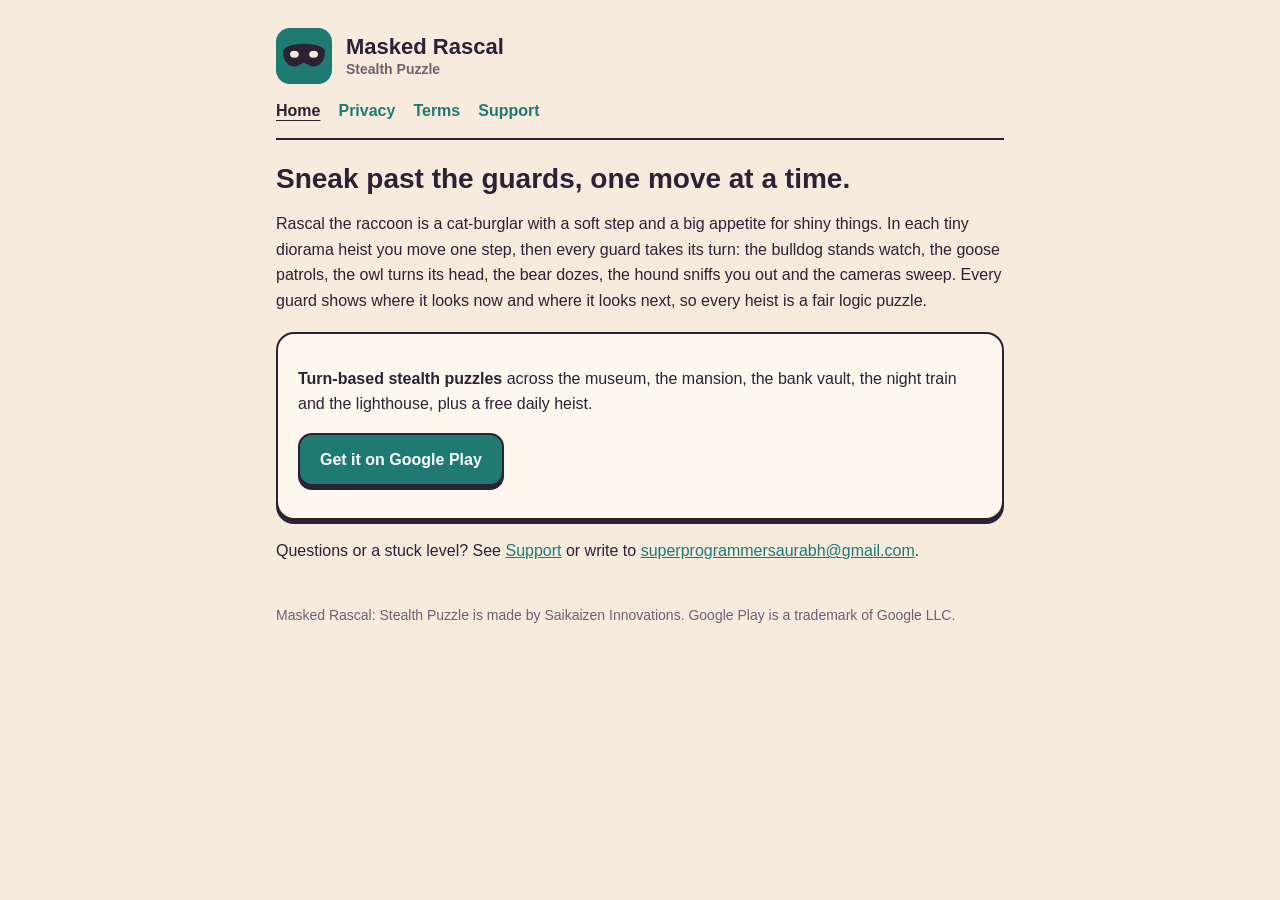
<file: index.html>
<!doctype html>
<html lang="en">
<head>
<meta charset="utf-8">
<meta name="viewport" content="width=device-width,initial-scale=1">
<title>Masked Rascal: Stealth Puzzle</title>
<meta name="description" content="Masked Rascal: Stealth Puzzle, a turn-based heist puzzle game for Android by Saikaizen Innovations.">
<link rel="stylesheet" href="style.css">
</head>
<body>
<main>
<header>
<svg viewBox="0 0 64 64" aria-hidden="true"><rect width="64" height="64" rx="16" fill="#1F7A74"/><path d="M8 28c0-6 8-10 24-10s24 4 24 10c0 9-6 16-13 16-5 0-8-4-11-4s-6 4-11 4C14 44 8 37 8 28z" fill="#2B2233"/><ellipse cx="21" cy="30" rx="5" ry="4" fill="#F6EBDD"/><ellipse cx="43" cy="30" rx="5" ry="4" fill="#F6EBDD"/></svg>
<p class="brand">Masked Rascal<small>Stealth Puzzle</small></p>
</header>
<nav><a href="index.html" aria-current="page">Home</a><a href="privacy.html">Privacy</a><a href="terms.html">Terms</a><a href="support.html">Support</a></nav>

<h1>Sneak past the guards, one move at a time.</h1>
<p>Rascal the raccoon is a cat-burglar with a soft step and a big appetite for shiny things. In each tiny diorama
heist you move one step, then every guard takes its turn: the bulldog stands watch, the goose patrols, the owl turns
its head, the bear dozes, the hound sniffs you out and the cameras sweep. Every guard shows where it looks now and
where it looks next, so every heist is a fair logic puzzle.</p>

<div class="card">
<p><strong>Turn-based stealth puzzles</strong> across the museum, the mansion, the bank vault, the night train and the
lighthouse, plus a free daily heist.</p>
<p><a class="btn" href="https://play.google.com/store/apps/details?id=com.saikaizen.stealthpuzzle">Get it on Google Play</a></p>
</div>

<p>Questions or a stuck level? See <a href="support.html">Support</a> or write to
<a href="mailto:superprogrammersaurabh@gmail.com">superprogrammersaurabh@gmail.com</a>.</p>

<footer>Masked Rascal: Stealth Puzzle is made by Saikaizen Innovations. Google Play is a trademark of Google LLC.</footer>
</main>
</body>
</html>
</file>
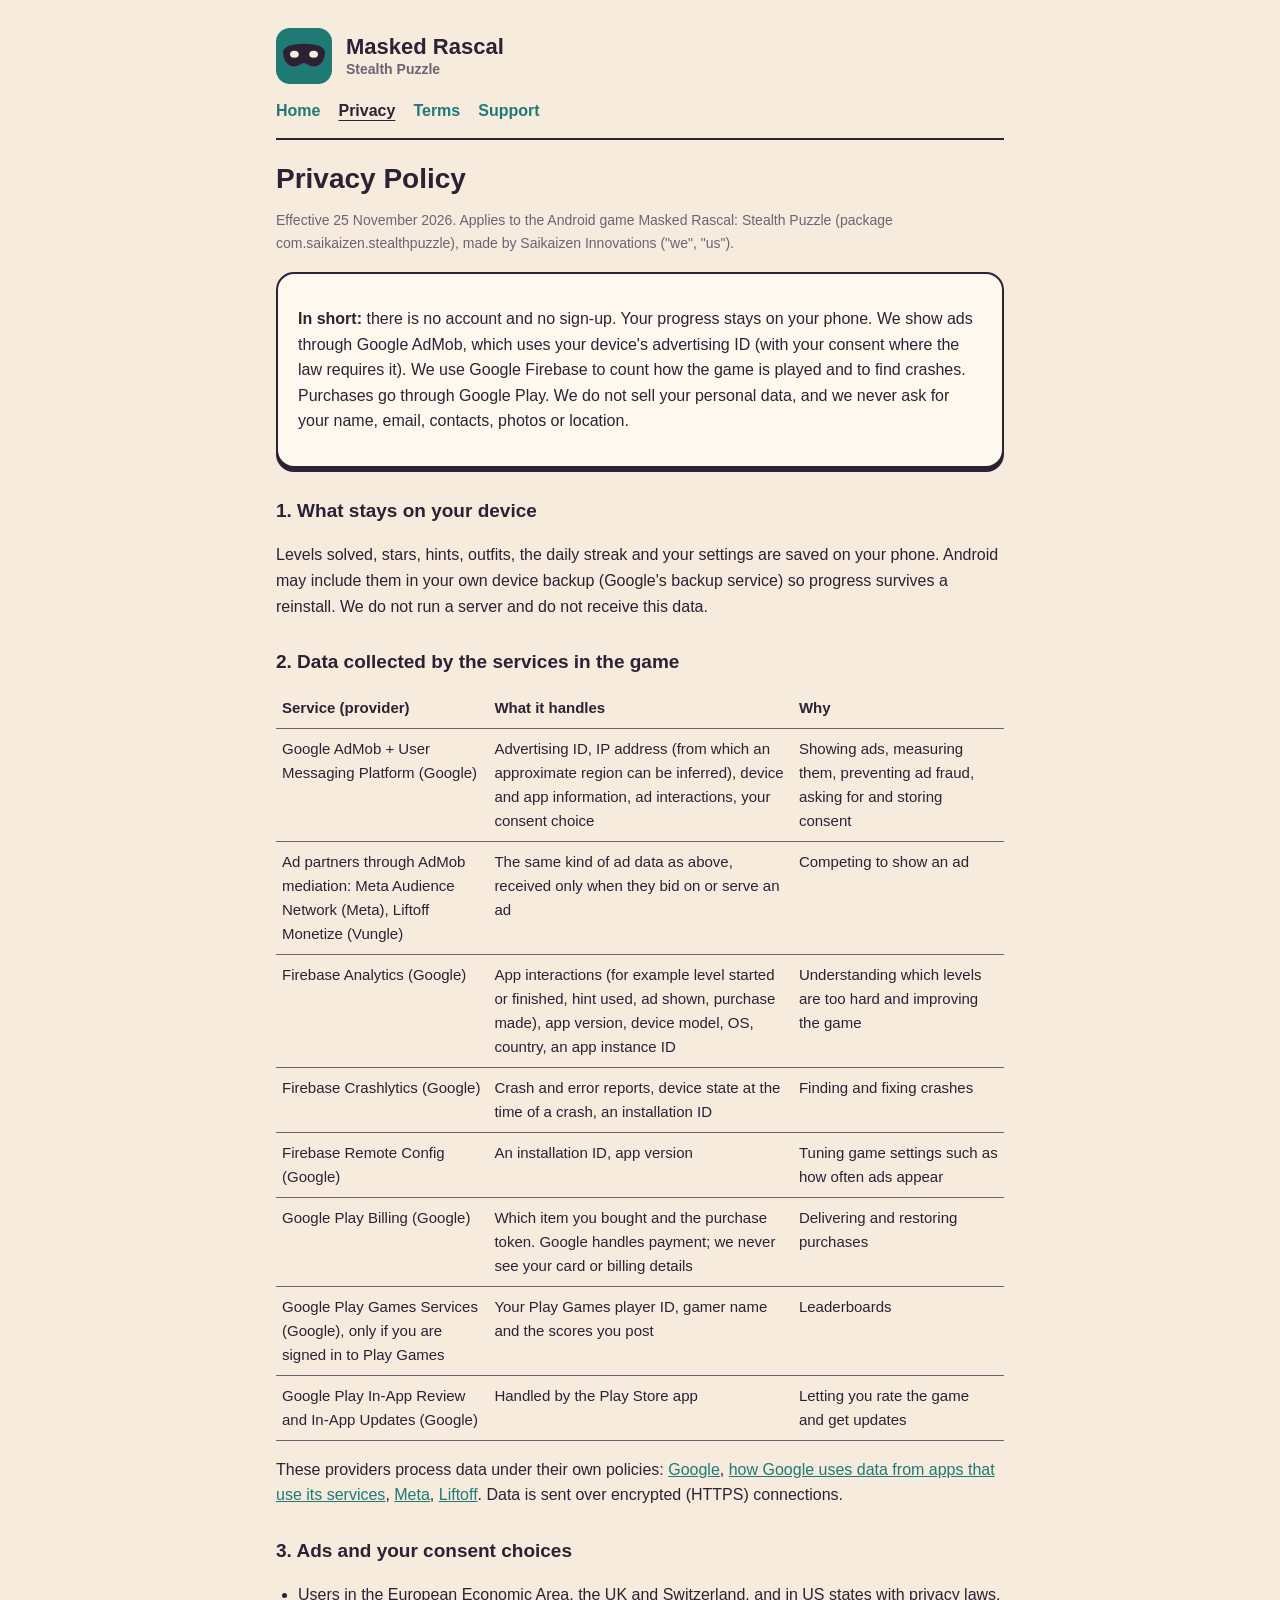
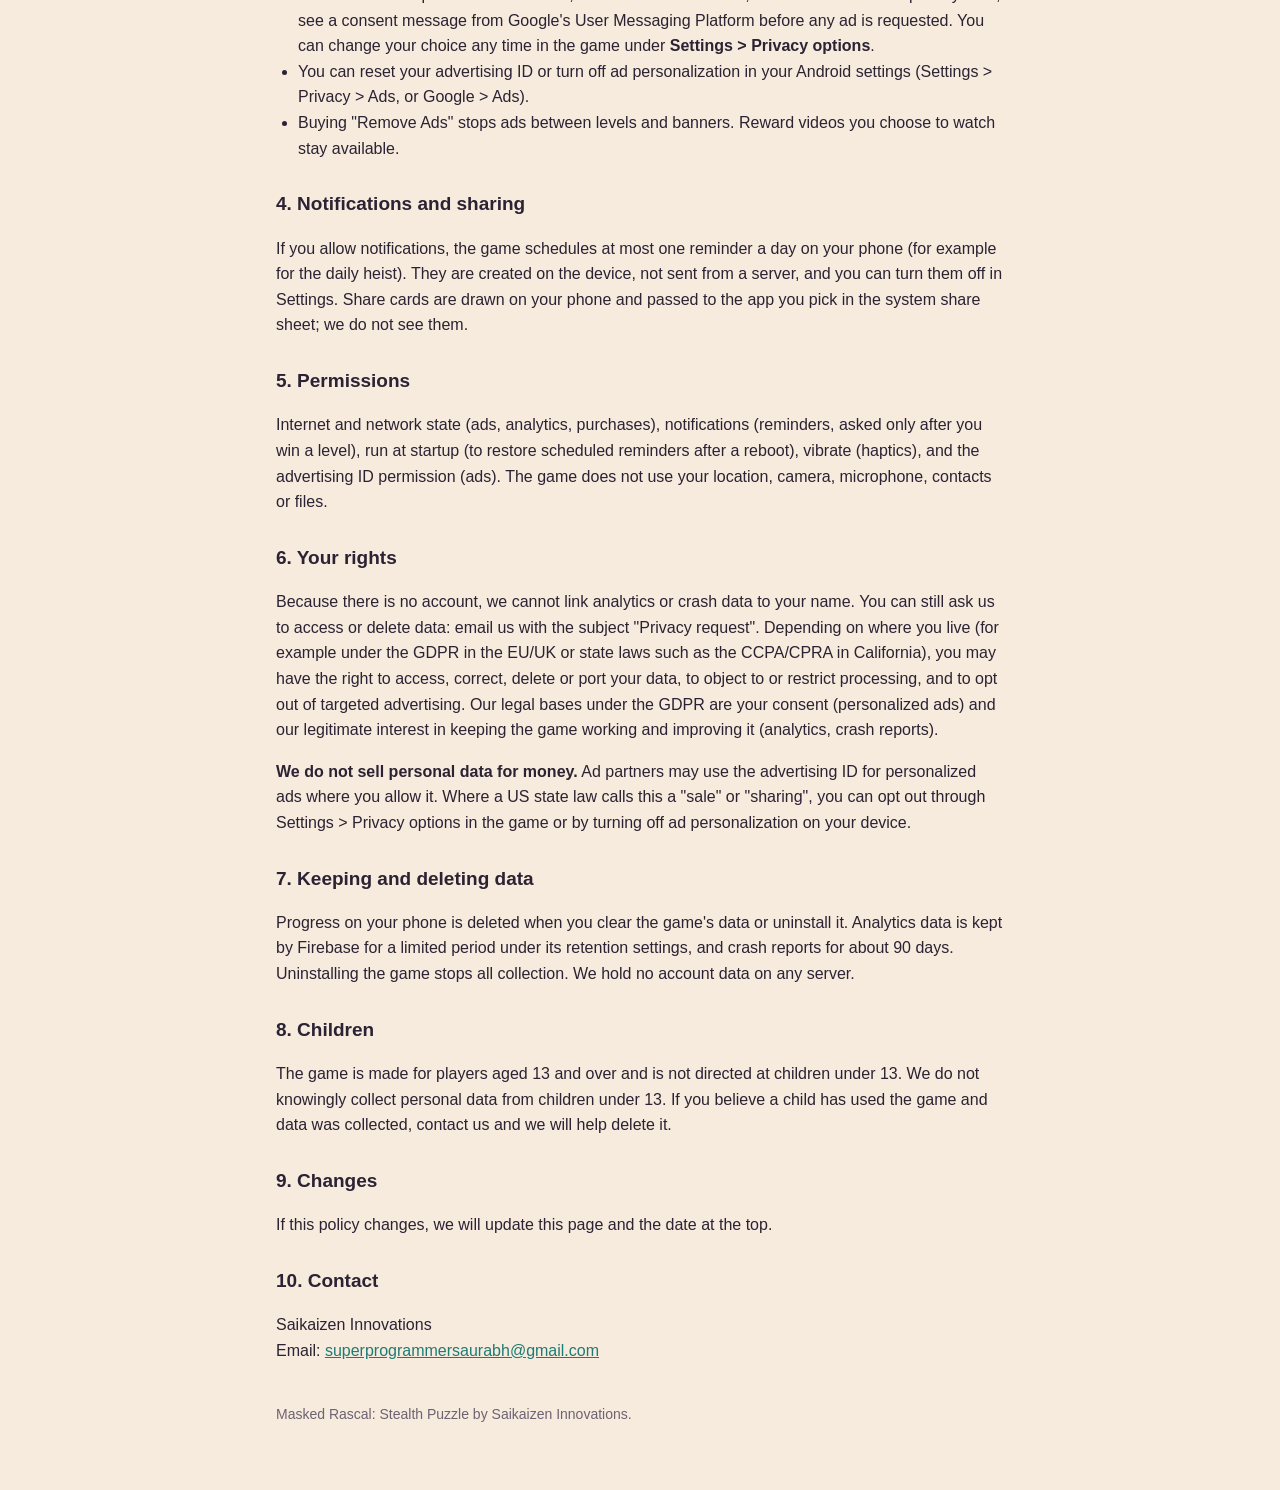
<file: privacy.html>
<!doctype html>
<html lang="en">
<head>
<meta charset="utf-8">
<meta name="viewport" content="width=device-width,initial-scale=1">
<title>Privacy Policy - Masked Rascal</title>
<meta name="description" content="Privacy policy for Masked Rascal: Stealth Puzzle by Saikaizen Innovations.">
<link rel="stylesheet" href="style.css">
</head>
<body>
<main>
<header>
<svg viewBox="0 0 64 64" aria-hidden="true"><rect width="64" height="64" rx="16" fill="#1F7A74"/><path d="M8 28c0-6 8-10 24-10s24 4 24 10c0 9-6 16-13 16-5 0-8-4-11-4s-6 4-11 4C14 44 8 37 8 28z" fill="#2B2233"/><ellipse cx="21" cy="30" rx="5" ry="4" fill="#F6EBDD"/><ellipse cx="43" cy="30" rx="5" ry="4" fill="#F6EBDD"/></svg>
<p class="brand">Masked Rascal<small>Stealth Puzzle</small></p>
</header>
<nav><a href="index.html">Home</a><a href="privacy.html" aria-current="page">Privacy</a><a href="terms.html">Terms</a><a href="support.html">Support</a></nav>

<h1>Privacy Policy</h1>
<p class="muted">Effective 25 November 2026. Applies to the Android game Masked Rascal: Stealth Puzzle
(package com.saikaizen.stealthpuzzle), made by Saikaizen Innovations ("we", "us").</p>

<div class="card">
<p><strong>In short:</strong> there is no account and no sign-up. Your progress stays on your phone. We show ads
through Google AdMob, which uses your device's advertising ID (with your consent where the law requires it). We use
Google Firebase to count how the game is played and to find crashes. Purchases go through Google Play. We do not sell
your personal data, and we never ask for your name, email, contacts, photos or location.</p>
</div>

<h2>1. What stays on your device</h2>
<p>Levels solved, stars, hints, outfits, the daily streak and your settings are saved on your phone. Android may
include them in your own device backup (Google's backup service) so progress survives a reinstall. We do not run a
server and do not receive this data.</p>

<h2>2. Data collected by the services in the game</h2>
<table>
<thead><tr><th>Service (provider)</th><th>What it handles</th><th>Why</th></tr></thead>
<tbody>
<tr><td>Google AdMob + User Messaging Platform (Google)</td><td>Advertising ID, IP address (from which an approximate region can be inferred), device and app information, ad interactions, your consent choice</td><td>Showing ads, measuring them, preventing ad fraud, asking for and storing consent</td></tr>
<tr><td>Ad partners through AdMob mediation: Meta Audience Network (Meta), Liftoff Monetize (Vungle)</td><td>The same kind of ad data as above, received only when they bid on or serve an ad</td><td>Competing to show an ad</td></tr>
<tr><td>Firebase Analytics (Google)</td><td>App interactions (for example level started or finished, hint used, ad shown, purchase made), app version, device model, OS, country, an app instance ID</td><td>Understanding which levels are too hard and improving the game</td></tr>
<tr><td>Firebase Crashlytics (Google)</td><td>Crash and error reports, device state at the time of a crash, an installation ID</td><td>Finding and fixing crashes</td></tr>
<tr><td>Firebase Remote Config (Google)</td><td>An installation ID, app version</td><td>Tuning game settings such as how often ads appear</td></tr>
<tr><td>Google Play Billing (Google)</td><td>Which item you bought and the purchase token. Google handles payment; we never see your card or billing details</td><td>Delivering and restoring purchases</td></tr>
<tr><td>Google Play Games Services (Google), only if you are signed in to Play Games</td><td>Your Play Games player ID, gamer name and the scores you post</td><td>Leaderboards</td></tr>
<tr><td>Google Play In-App Review and In-App Updates (Google)</td><td>Handled by the Play Store app</td><td>Letting you rate the game and get updates</td></tr>
</tbody>
</table>
<p>These providers process data under their own policies:
<a href="https://policies.google.com/privacy">Google</a>,
<a href="https://policies.google.com/technologies/partner-sites">how Google uses data from apps that use its services</a>,
<a href="https://www.facebook.com/privacy/policy/">Meta</a>,
<a href="https://liftoff.io/privacy-policy/">Liftoff</a>.
Data is sent over encrypted (HTTPS) connections.</p>

<h2>3. Ads and your consent choices</h2>
<ul>
<li>Users in the European Economic Area, the UK and Switzerland, and in US states with privacy laws, see a consent
message from Google's User Messaging Platform before any ad is requested. You can change your choice any time in the
game under <strong>Settings &gt; Privacy options</strong>.</li>
<li>You can reset your advertising ID or turn off ad personalization in your Android settings
(Settings &gt; Privacy &gt; Ads, or Google &gt; Ads).</li>
<li>Buying "Remove Ads" stops ads between levels and banners. Reward videos you choose to watch stay available.</li>
</ul>

<h2>4. Notifications and sharing</h2>
<p>If you allow notifications, the game schedules at most one reminder a day on your phone (for example for the
daily heist). They are created on the device, not sent from a server, and you can turn them off in Settings.
Share cards are drawn on your phone and passed to the app you pick in the system share sheet; we do not see them.</p>

<h2>5. Permissions</h2>
<p>Internet and network state (ads, analytics, purchases), notifications (reminders, asked only after you win a
level), run at startup (to restore scheduled reminders after a reboot), vibrate (haptics), and the advertising ID
permission (ads). The game does not use your location, camera, microphone, contacts or files.</p>

<h2>6. Your rights</h2>
<p>Because there is no account, we cannot link analytics or crash data to your name. You can still ask us to access
or delete data: email us with the subject "Privacy request". Depending on where you live (for example under the GDPR
in the EU/UK or state laws such as the CCPA/CPRA in California), you may have the right to access, correct, delete or
port your data, to object to or restrict processing, and to opt out of targeted advertising. Our legal bases under
the GDPR are your consent (personalized ads) and our legitimate interest in keeping the game working and improving it
(analytics, crash reports).</p>
<p><strong>We do not sell personal data for money.</strong> Ad partners may use the advertising ID for personalized
ads where you allow it. Where a US state law calls this a "sale" or "sharing", you can opt out through
Settings &gt; Privacy options in the game or by turning off ad personalization on your device.</p>

<h2>7. Keeping and deleting data</h2>
<p>Progress on your phone is deleted when you clear the game's data or uninstall it. Analytics data is kept by
Firebase for a limited period under its retention settings, and crash reports for about 90 days. Uninstalling the
game stops all collection. We hold no account data on any server.</p>

<h2>8. Children</h2>
<p>The game is made for players aged 13 and over and is not directed at children under 13. We do not knowingly
collect personal data from children under 13. If you believe a child has used the game and data was collected,
contact us and we will help delete it.</p>

<h2>9. Changes</h2>
<p>If this policy changes, we will update this page and the date at the top.</p>

<h2>10. Contact</h2>
<p>Saikaizen Innovations<br>
Email: <a href="mailto:superprogrammersaurabh@gmail.com">superprogrammersaurabh@gmail.com</a></p>

<footer>Masked Rascal: Stealth Puzzle by Saikaizen Innovations.</footer>
</main>
</body>
</html>
</file>
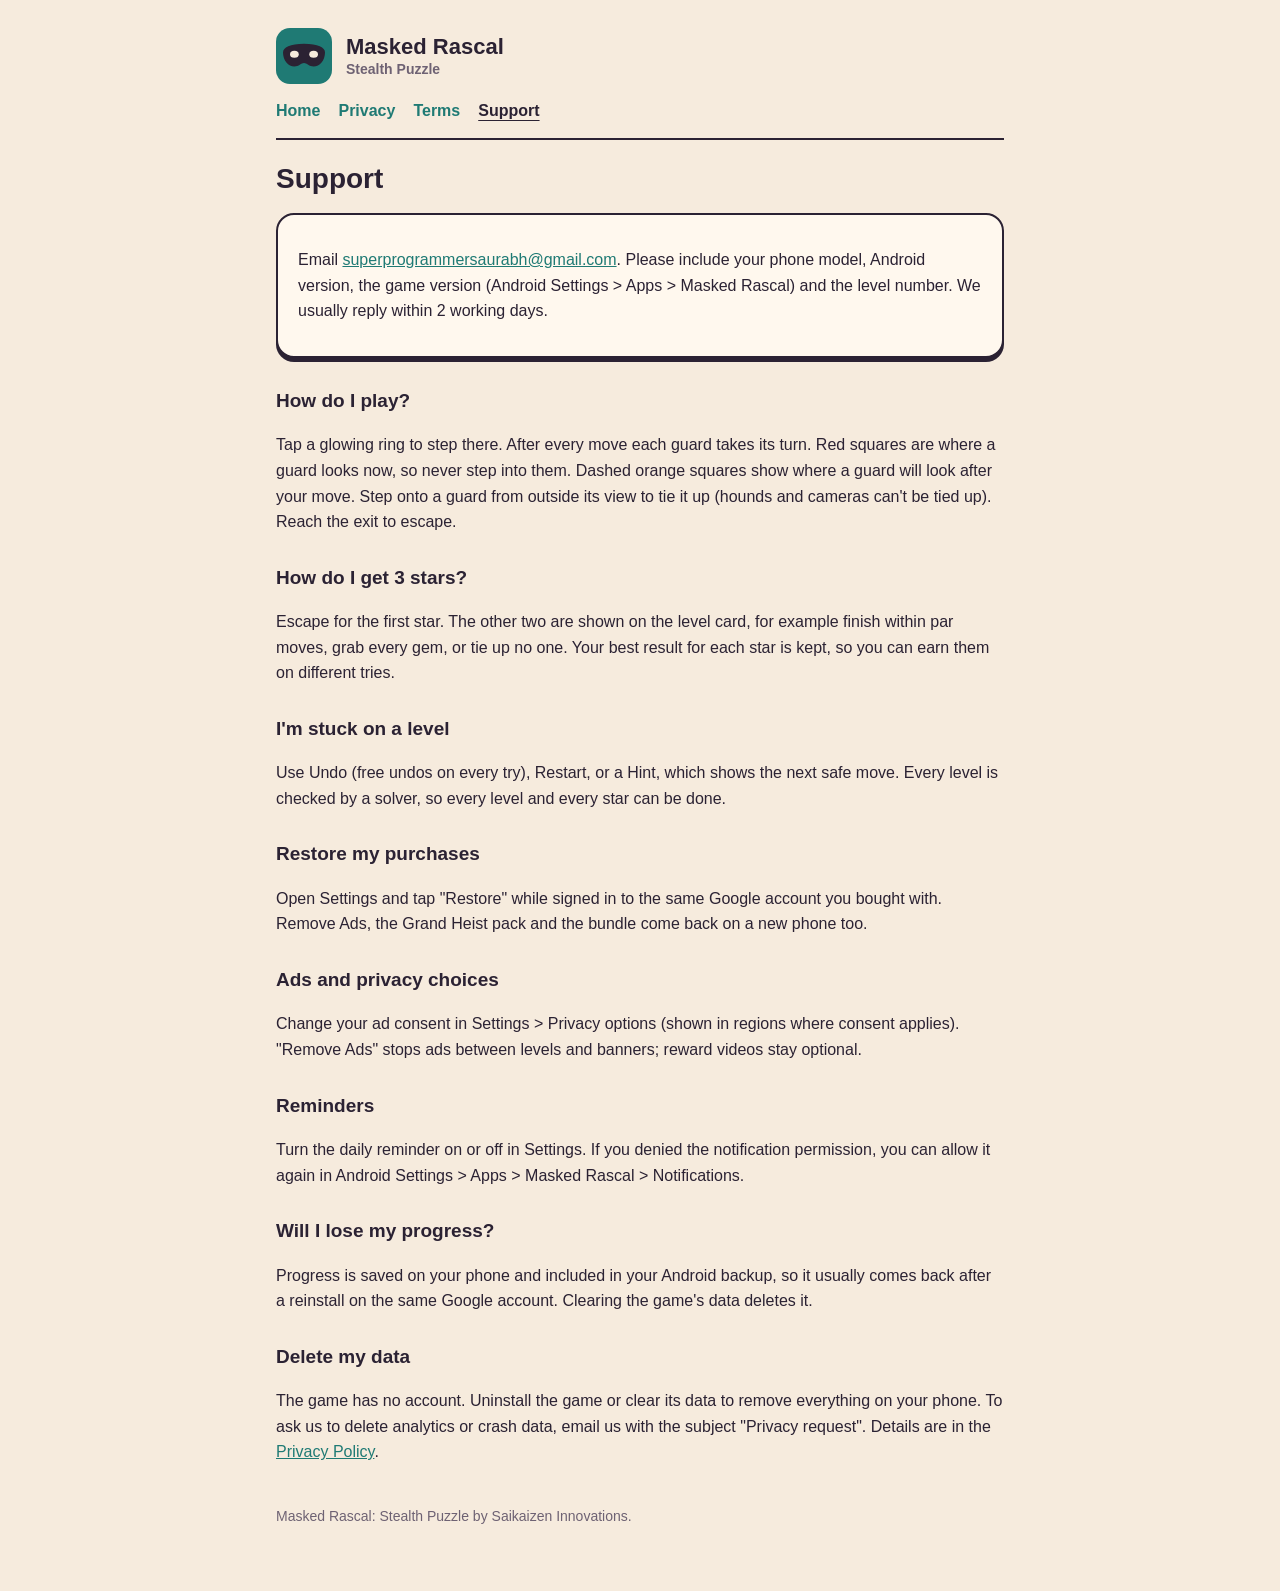
<file: support.html>
<!doctype html>
<html lang="en">
<head>
<meta charset="utf-8">
<meta name="viewport" content="width=device-width,initial-scale=1">
<title>Support - Masked Rascal</title>
<meta name="description" content="Help and contact for Masked Rascal: Stealth Puzzle.">
<link rel="stylesheet" href="style.css">
</head>
<body>
<main>
<header>
<svg viewBox="0 0 64 64" aria-hidden="true"><rect width="64" height="64" rx="16" fill="#1F7A74"/><path d="M8 28c0-6 8-10 24-10s24 4 24 10c0 9-6 16-13 16-5 0-8-4-11-4s-6 4-11 4C14 44 8 37 8 28z" fill="#2B2233"/><ellipse cx="21" cy="30" rx="5" ry="4" fill="#F6EBDD"/><ellipse cx="43" cy="30" rx="5" ry="4" fill="#F6EBDD"/></svg>
<p class="brand">Masked Rascal<small>Stealth Puzzle</small></p>
</header>
<nav><a href="index.html">Home</a><a href="privacy.html">Privacy</a><a href="terms.html">Terms</a><a href="support.html" aria-current="page">Support</a></nav>

<h1>Support</h1>
<div class="card">
<p>Email <a href="mailto:superprogrammersaurabh@gmail.com?subject=Masked%20Rascal%20support">superprogrammersaurabh@gmail.com</a>.
Please include your phone model, Android version, the game version (Android Settings &gt; Apps &gt; Masked Rascal) and the level number.
We usually reply within 2 working days.</p>
</div>

<h2>How do I play?</h2>
<p>Tap a glowing ring to step there. After every move each guard takes its turn. Red squares are where a guard looks
now, so never step into them. Dashed orange squares show where a guard will look after your move. Step onto a guard
from outside its view to tie it up (hounds and cameras can't be tied up). Reach the exit to escape.</p>

<h2>How do I get 3 stars?</h2>
<p>Escape for the first star. The other two are shown on the level card, for example finish within par moves, grab
every gem, or tie up no one. Your best result for each star is kept, so you can earn them on different tries.</p>

<h2>I'm stuck on a level</h2>
<p>Use Undo (free undos on every try), Restart, or a Hint, which shows the next safe move. Every level is checked by
a solver, so every level and every star can be done.</p>

<h2>Restore my purchases</h2>
<p>Open Settings and tap "Restore" while signed in to the same Google account you bought with.
Remove Ads, the Grand Heist pack and the bundle come back on a new phone too.</p>

<h2>Ads and privacy choices</h2>
<p>Change your ad consent in Settings &gt; Privacy options (shown in regions where consent applies). "Remove Ads" stops ads between levels and banners;
reward videos stay optional.</p>

<h2>Reminders</h2>
<p>Turn the daily reminder on or off in Settings. If you denied the notification permission, you can allow it again
in Android Settings &gt; Apps &gt; Masked Rascal &gt; Notifications.</p>

<h2>Will I lose my progress?</h2>
<p>Progress is saved on your phone and included in your Android backup, so it usually comes back after a reinstall
on the same Google account. Clearing the game's data deletes it.</p>

<h2 id="delete-data">Delete my data</h2>
<p>The game has no account. Uninstall the game or clear its data to remove everything on your phone. To ask us to
delete analytics or crash data, email us with the subject "Privacy request". Details are in the
<a href="privacy.html">Privacy Policy</a>.</p>

<footer>Masked Rascal: Stealth Puzzle by Saikaizen Innovations.</footer>
</main>
</body>
</html>
</file>
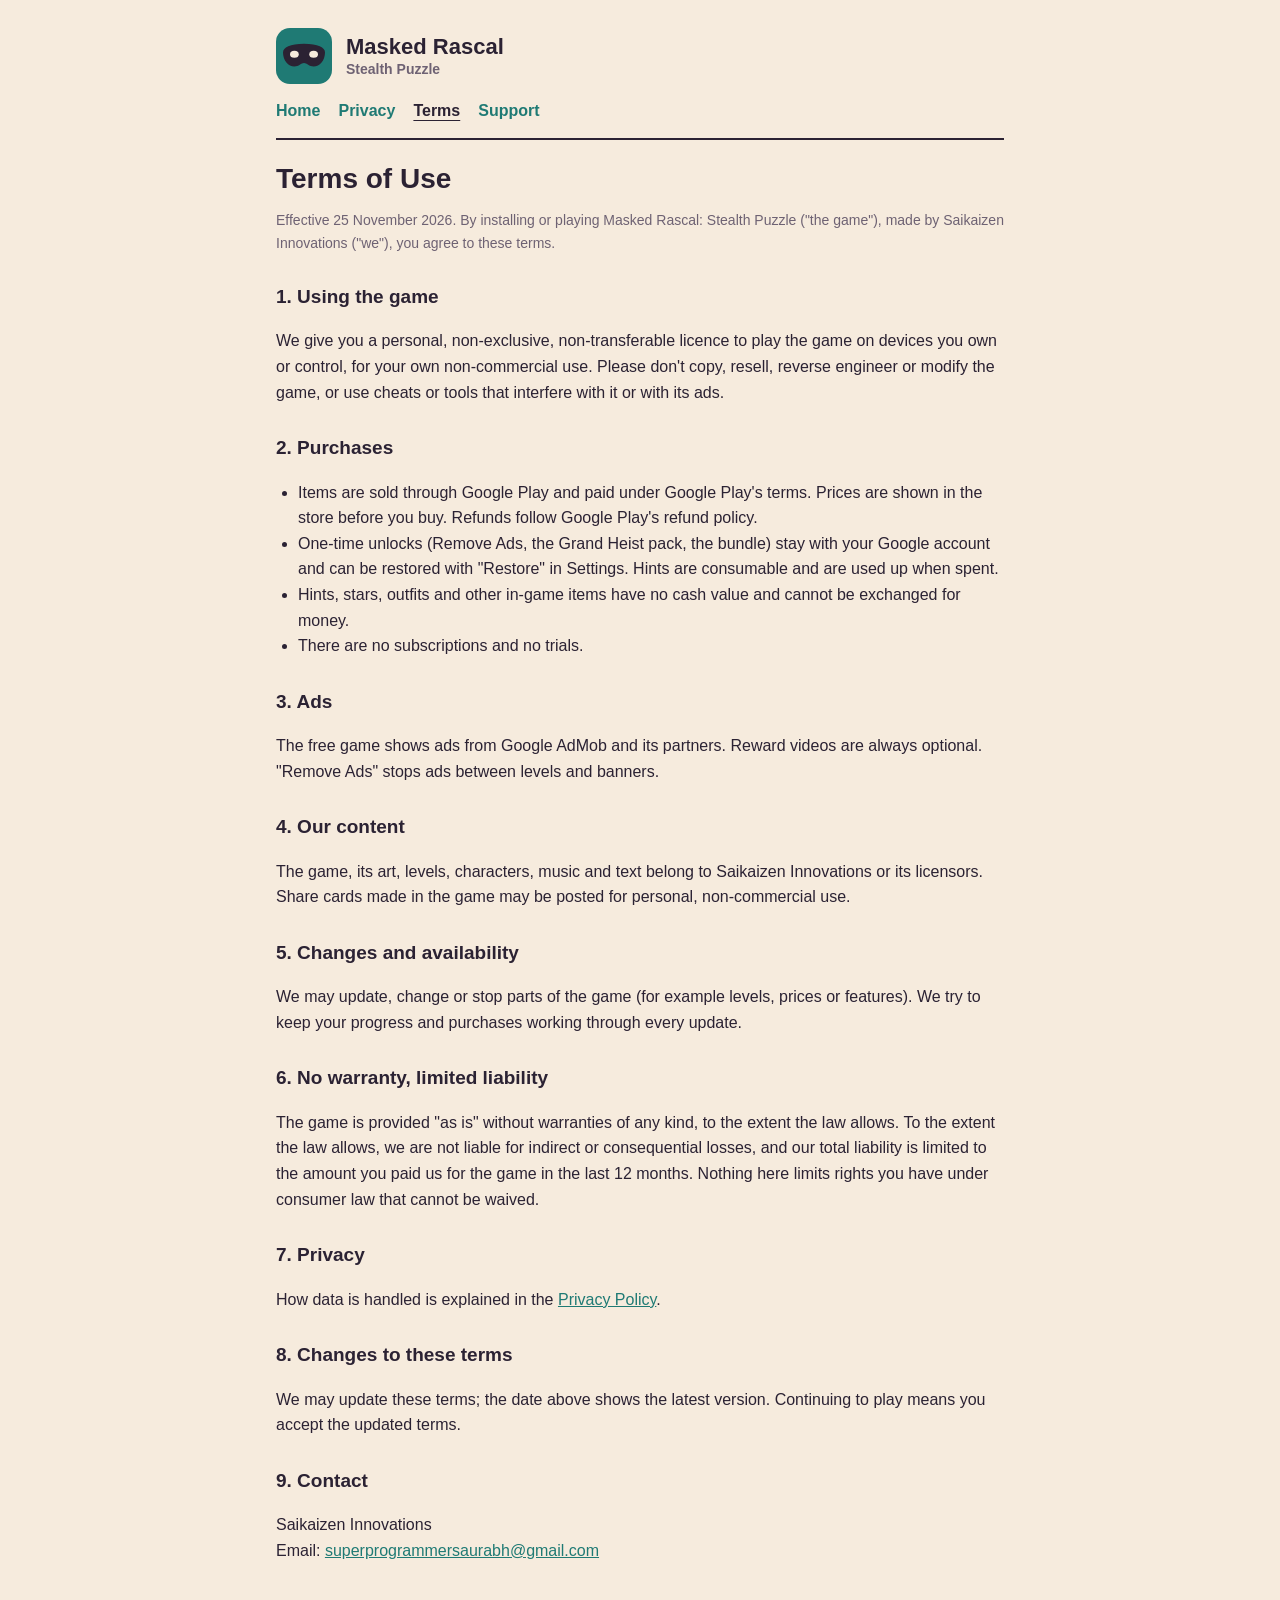
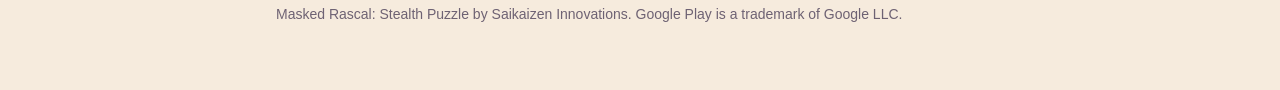
<file: terms.html>
<!doctype html>
<html lang="en">
<head>
<meta charset="utf-8">
<meta name="viewport" content="width=device-width,initial-scale=1">
<title>Terms of Use - Masked Rascal</title>
<meta name="description" content="Terms of use for Masked Rascal: Stealth Puzzle by Saikaizen Innovations.">
<link rel="stylesheet" href="style.css">
</head>
<body>
<main>
<header>
<svg viewBox="0 0 64 64" aria-hidden="true"><rect width="64" height="64" rx="16" fill="#1F7A74"/><path d="M8 28c0-6 8-10 24-10s24 4 24 10c0 9-6 16-13 16-5 0-8-4-11-4s-6 4-11 4C14 44 8 37 8 28z" fill="#2B2233"/><ellipse cx="21" cy="30" rx="5" ry="4" fill="#F6EBDD"/><ellipse cx="43" cy="30" rx="5" ry="4" fill="#F6EBDD"/></svg>
<p class="brand">Masked Rascal<small>Stealth Puzzle</small></p>
</header>
<nav><a href="index.html">Home</a><a href="privacy.html">Privacy</a><a href="terms.html" aria-current="page">Terms</a><a href="support.html">Support</a></nav>

<h1>Terms of Use</h1>
<p class="muted">Effective 25 November 2026. By installing or playing Masked Rascal: Stealth Puzzle ("the game"),
made by Saikaizen Innovations ("we"), you agree to these terms.</p>

<h2>1. Using the game</h2>
<p>We give you a personal, non-exclusive, non-transferable licence to play the game on devices you own or control,
for your own non-commercial use. Please don't copy, resell, reverse engineer or modify the game, or use cheats or
tools that interfere with it or with its ads.</p>

<h2>2. Purchases</h2>
<ul>
<li>Items are sold through Google Play and paid under Google Play's terms. Prices are shown in the store before you
buy. Refunds follow Google Play's refund policy.</li>
<li>One-time unlocks (Remove Ads, the Grand Heist pack, the bundle) stay with your Google account and can be restored
with "Restore" in Settings. Hints are consumable and are used up when spent.</li>
<li>Hints, stars, outfits and other in-game items have no cash value and cannot be exchanged for money.</li>
<li>There are no subscriptions and no trials.</li>
</ul>

<h2>3. Ads</h2>
<p>The free game shows ads from Google AdMob and its partners. Reward videos are always optional. "Remove Ads" stops
ads between levels and banners.</p>

<h2>4. Our content</h2>
<p>The game, its art, levels, characters, music and text belong to Saikaizen Innovations or its licensors. Share
cards made in the game may be posted for personal, non-commercial use.</p>

<h2>5. Changes and availability</h2>
<p>We may update, change or stop parts of the game (for example levels, prices or features). We try to keep your
progress and purchases working through every update.</p>

<h2>6. No warranty, limited liability</h2>
<p>The game is provided "as is" without warranties of any kind, to the extent the law allows. To the extent the law
allows, we are not liable for indirect or consequential losses, and our total liability is limited to the amount you
paid us for the game in the last 12 months. Nothing here limits rights you have under consumer law that cannot be
waived.</p>

<h2>7. Privacy</h2>
<p>How data is handled is explained in the <a href="privacy.html">Privacy Policy</a>.</p>

<h2>8. Changes to these terms</h2>
<p>We may update these terms; the date above shows the latest version. Continuing to play means you accept the
updated terms.</p>

<h2>9. Contact</h2>
<p>Saikaizen Innovations<br>
Email: <a href="mailto:superprogrammersaurabh@gmail.com">superprogrammersaurabh@gmail.com</a></p>

<footer>Masked Rascal: Stealth Puzzle by Saikaizen Innovations. Google Play is a trademark of Google LLC.</footer>
</main>
</body>
</html>
</file>
<file: style.css>
:root{--paper:#F6EBDD;--card:#FFF8EE;--ink:#2B2233;--muted:#6E6273;--teal:#1F7A74;--gold:#F2B33D;--line:#2B2233}
@media (prefers-color-scheme:dark){:root{--paper:#1E1A2B;--card:#2A2440;--ink:#F3E9DA;--muted:#B3A8C0;--teal:#3FB3A9;--line:#0F0C18}}
*{box-sizing:border-box}
html{-webkit-text-size-adjust:100%}
body{margin:0;background:var(--paper);color:var(--ink);font:16px/1.6 -apple-system,BlinkMacSystemFont,"Segoe UI",Roboto,Helvetica,Arial,sans-serif}
main{max-width:760px;margin:0 auto;padding:28px 16px 64px}
header{display:flex;align-items:center;gap:14px;margin-bottom:8px}
header svg{width:56px;height:56px;flex:none}
.brand{font-weight:800;font-size:22px;line-height:1.2;margin:0}
.brand small{display:block;font-weight:600;font-size:14px;color:var(--muted)}
nav{display:flex;flex-wrap:wrap;gap:6px 18px;margin:14px 0 22px;padding-bottom:14px;border-bottom:2px solid var(--line)}
nav a{font-weight:700;text-decoration:none;color:var(--teal)}
nav a[aria-current]{color:var(--ink);text-decoration:underline;text-underline-offset:4px}
h1{font-size:28px;line-height:1.2;margin:8px 0 6px}
h2{font-size:19px;margin:28px 0 6px}
p,li{overflow-wrap:anywhere}
ul{padding-left:22px}
a{color:var(--teal)}
.card{background:var(--card);border:2px solid var(--line);border-radius:18px;padding:16px 20px;box-shadow:0 4px 0 var(--line);margin:18px 0}
.muted{color:var(--muted);font-size:14px}
table{width:100%;border-collapse:collapse;font-size:15px;margin:10px 0}
th,td{text-align:left;vertical-align:top;padding:8px 6px;border-bottom:1px solid var(--muted)}
.btn{display:inline-block;background:var(--teal);color:#fff;font-weight:800;padding:12px 20px;border-radius:14px;text-decoration:none;border:2px solid var(--line);box-shadow:0 4px 0 var(--line)}
footer{margin-top:40px;font-size:14px;color:var(--muted)}
@media (max-width:520px){table,thead,tbody,tr,th,td{display:block}thead{display:none}td{border:0;padding:2px 0}tr{border-bottom:1px solid var(--muted);padding:8px 0}}
</file>
